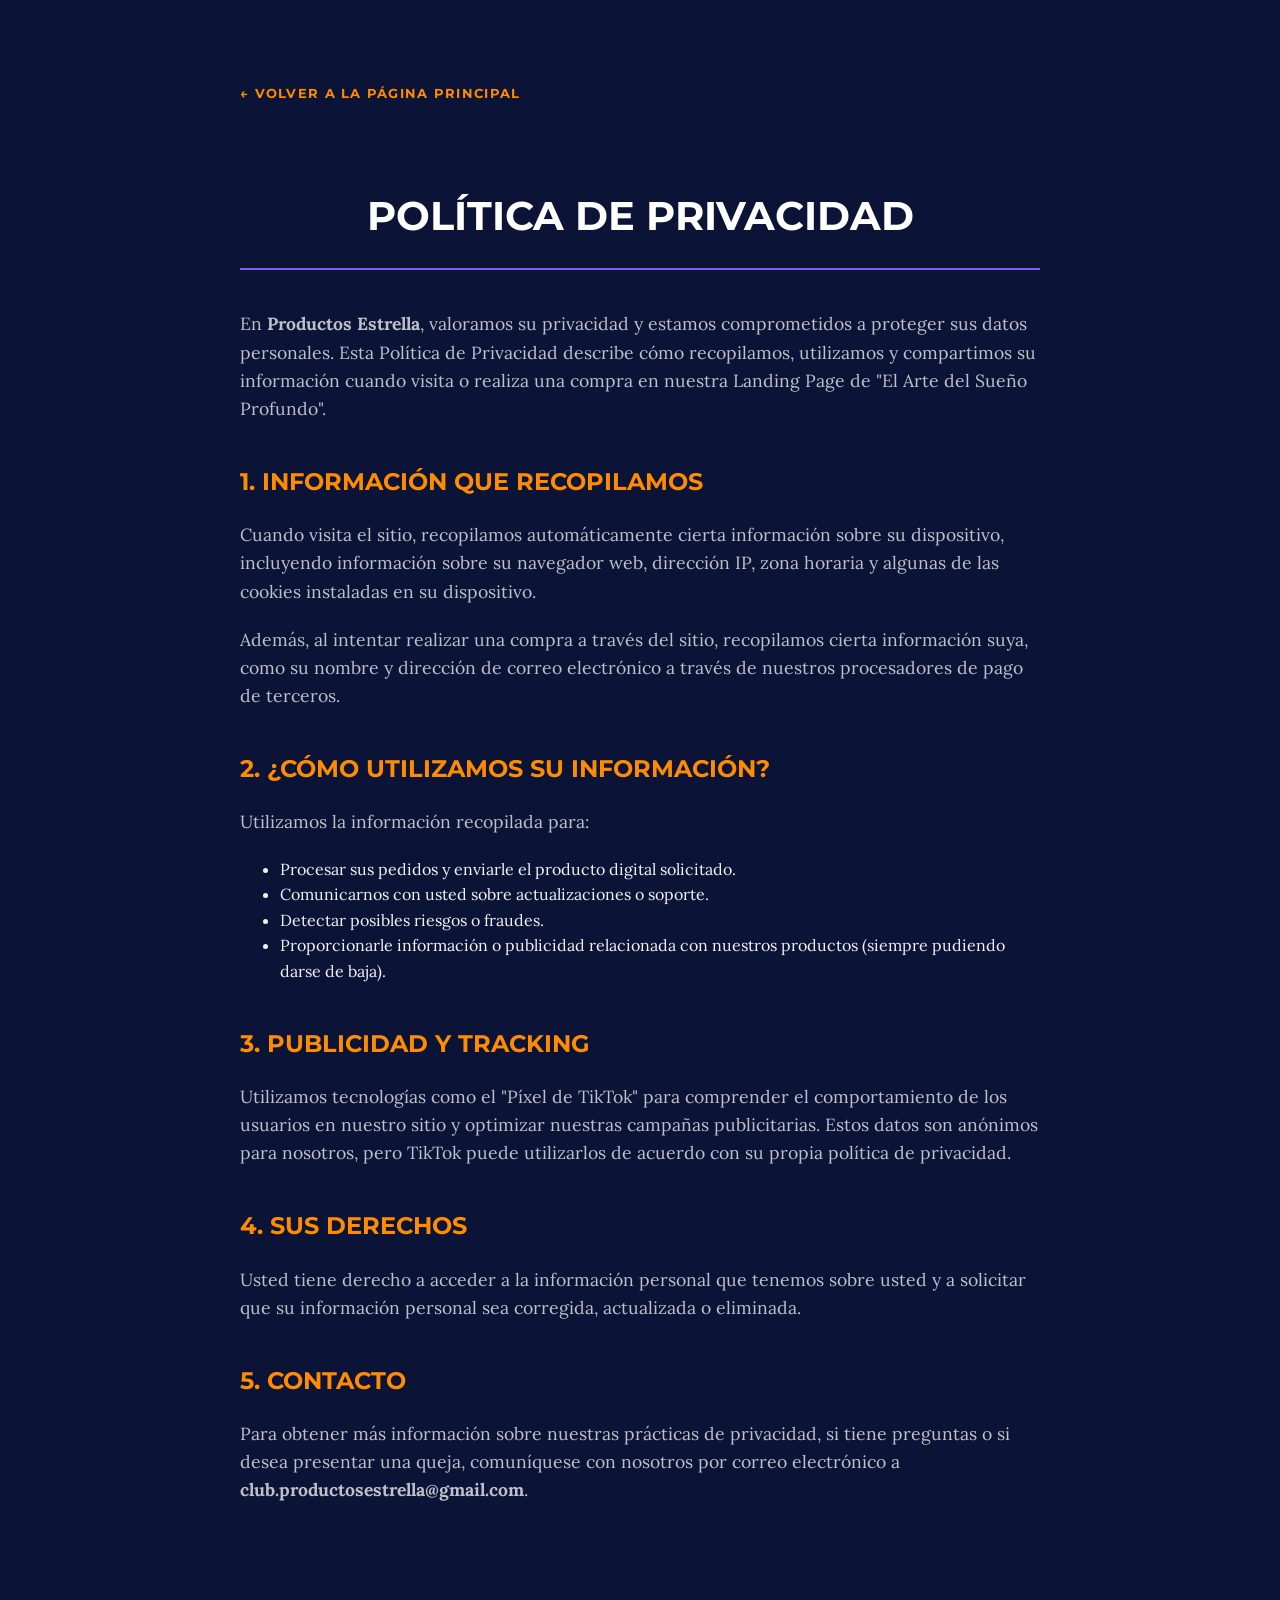
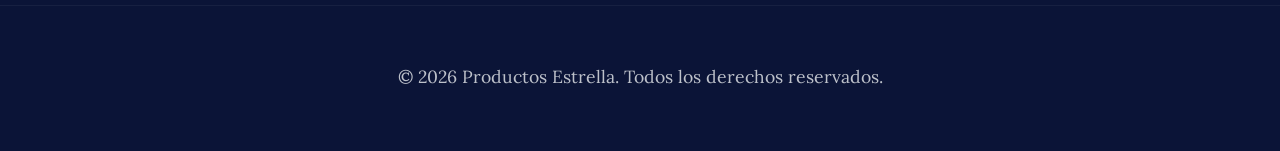
<file: src/productosEstrella_Infoproductos/products/el-arte-del-sueno-profundo/politica-privacidad.html>
<!DOCTYPE html>
<html lang="es">

<head>
    <meta charset="UTF-8">
    <meta name="viewport" content="width=device-width, initial-scale=1.0">
    <title>Política de Privacidad — El Arte del Sueño Profundo</title>
    <link rel="preconnect" href="https://fonts.googleapis.com">
    <link rel="preconnect" href="https://fonts.gstatic.com" crossorigin>
    <link href="https://fonts.googleapis.com/css2?family=Inter:wght@400;700&family=Lora:ital@0;1&family=Montserrat:wght@800&display=swap" rel="stylesheet">
    <style>
        :root {
            --midnight-blue: #0B1437;
            --restful-purple: #2D1B69;
            --purple-glow: #7c61f0;
            --sunset-amber: #FF8C00;
            --text-primary: #F0F2F5;
            --text-secondary: #BDC1CA;
            --font-headers: 'Montserrat', sans-serif;
            --font-body: 'Lora', serif;
        }

        body {
            background-color: var(--midnight-blue);
            color: var(--text-primary);
            font-family: var(--font-body);
            line-height: 1.6;
            margin: 0;
            padding: 0;
        }

        .container {
            max-width: 800px;
            margin: 0 auto;
            padding: 80px 20px;
        }

        h1, h2, h3 {
            font-family: var(--font-headers);
            text-transform: uppercase;
            color: white;
            margin-top: 40px;
        }

        h1 {
            font-size: 2.5rem;
            margin-bottom: 40px;
            text-align: center;
            border-bottom: 2px solid var(--purple-glow);
            padding-bottom: 20px;
        }

        h2 {
            font-size: 1.5rem;
            color: var(--sunset-amber);
        }

        p {
            margin-bottom: 20px;
            color: var(--text-secondary);
            font-size: 1.1rem;
        }

        a {
            color: var(--purple-glow);
            text-decoration: none;
        }

        a:hover {
            text-decoration: underline;
        }

        .back-link {
            display: inline-block;
            margin-bottom: 40px;
            font-family: var(--font-headers);
            font-weight: 700;
            text-transform: uppercase;
            font-size: 0.8rem;
            letter-spacing: 0.1em;
            color: var(--sunset-amber);
        }

        footer {
            padding: 40px 0;
            text-align: center;
            font-size: 0.85rem;
            color: #9CA3AF;
            border-top: 1px solid rgba(255,255,255,0.05);
        }
    </style>
</head>

<body>
    <div class="container">
        <a href="index.html" class="back-link">← Volver a la página principal</a>
        
        <h1>Política de Privacidad</h1>

        <p>En <strong>Productos Estrella</strong>, valoramos su privacidad y estamos comprometidos a proteger sus datos personales. Esta Política de Privacidad describe cómo recopilamos, utilizamos y compartimos su información cuando visita o realiza una compra en nuestra Landing Page de "El Arte del Sueño Profundo".</p>

        <h2>1. Información que recopilamos</h2>
        <p>Cuando visita el sitio, recopilamos automáticamente cierta información sobre su dispositivo, incluyendo información sobre su navegador web, dirección IP, zona horaria y algunas de las cookies instaladas en su dispositivo.</p>
        <p>Además, al intentar realizar una compra a través del sitio, recopilamos cierta información suya, como su nombre y dirección de correo electrónico a través de nuestros procesadores de pago de terceros.</p>

        <h2>2. ¿Cómo utilizamos su información?</h2>
        <p>Utilizamos la información recopilada para:</p>
        <ul>
            <li>Procesar sus pedidos y enviarle el producto digital solicitado.</li>
            <li>Comunicarnos con usted sobre actualizaciones o soporte.</li>
            <li>Detectar posibles riesgos o fraudes.</li>
            <li>Proporcionarle información o publicidad relacionada con nuestros productos (siempre pudiendo darse de baja).</li>
        </ul>

        <h2>3. Publicidad y Tracking</h2>
        <p>Utilizamos tecnologías como el "Píxel de TikTok" para comprender el comportamiento de los usuarios en nuestro sitio y optimizar nuestras campañas publicitarias. Estos datos son anónimos para nosotros, pero TikTok puede utilizarlos de acuerdo con su propia política de privacidad.</p>

        <h2>4. Sus Derechos</h2>
        <p>Usted tiene derecho a acceder a la información personal que tenemos sobre usted y a solicitar que su información personal sea corregida, actualizada o eliminada.</p>

        <h2>5. Contacto</h2>
        <p>Para obtener más información sobre nuestras prácticas de privacidad, si tiene preguntas o si desea presentar una queja, comuníquese con nosotros por correo electrónico a <strong>club.productosestrella@gmail.com</strong>.</p>
    </div>

    <footer>
        <p>&copy; 2026 Productos Estrella. Todos los derechos reservados.</p>
    </footer>
</body>
</html>
</file>
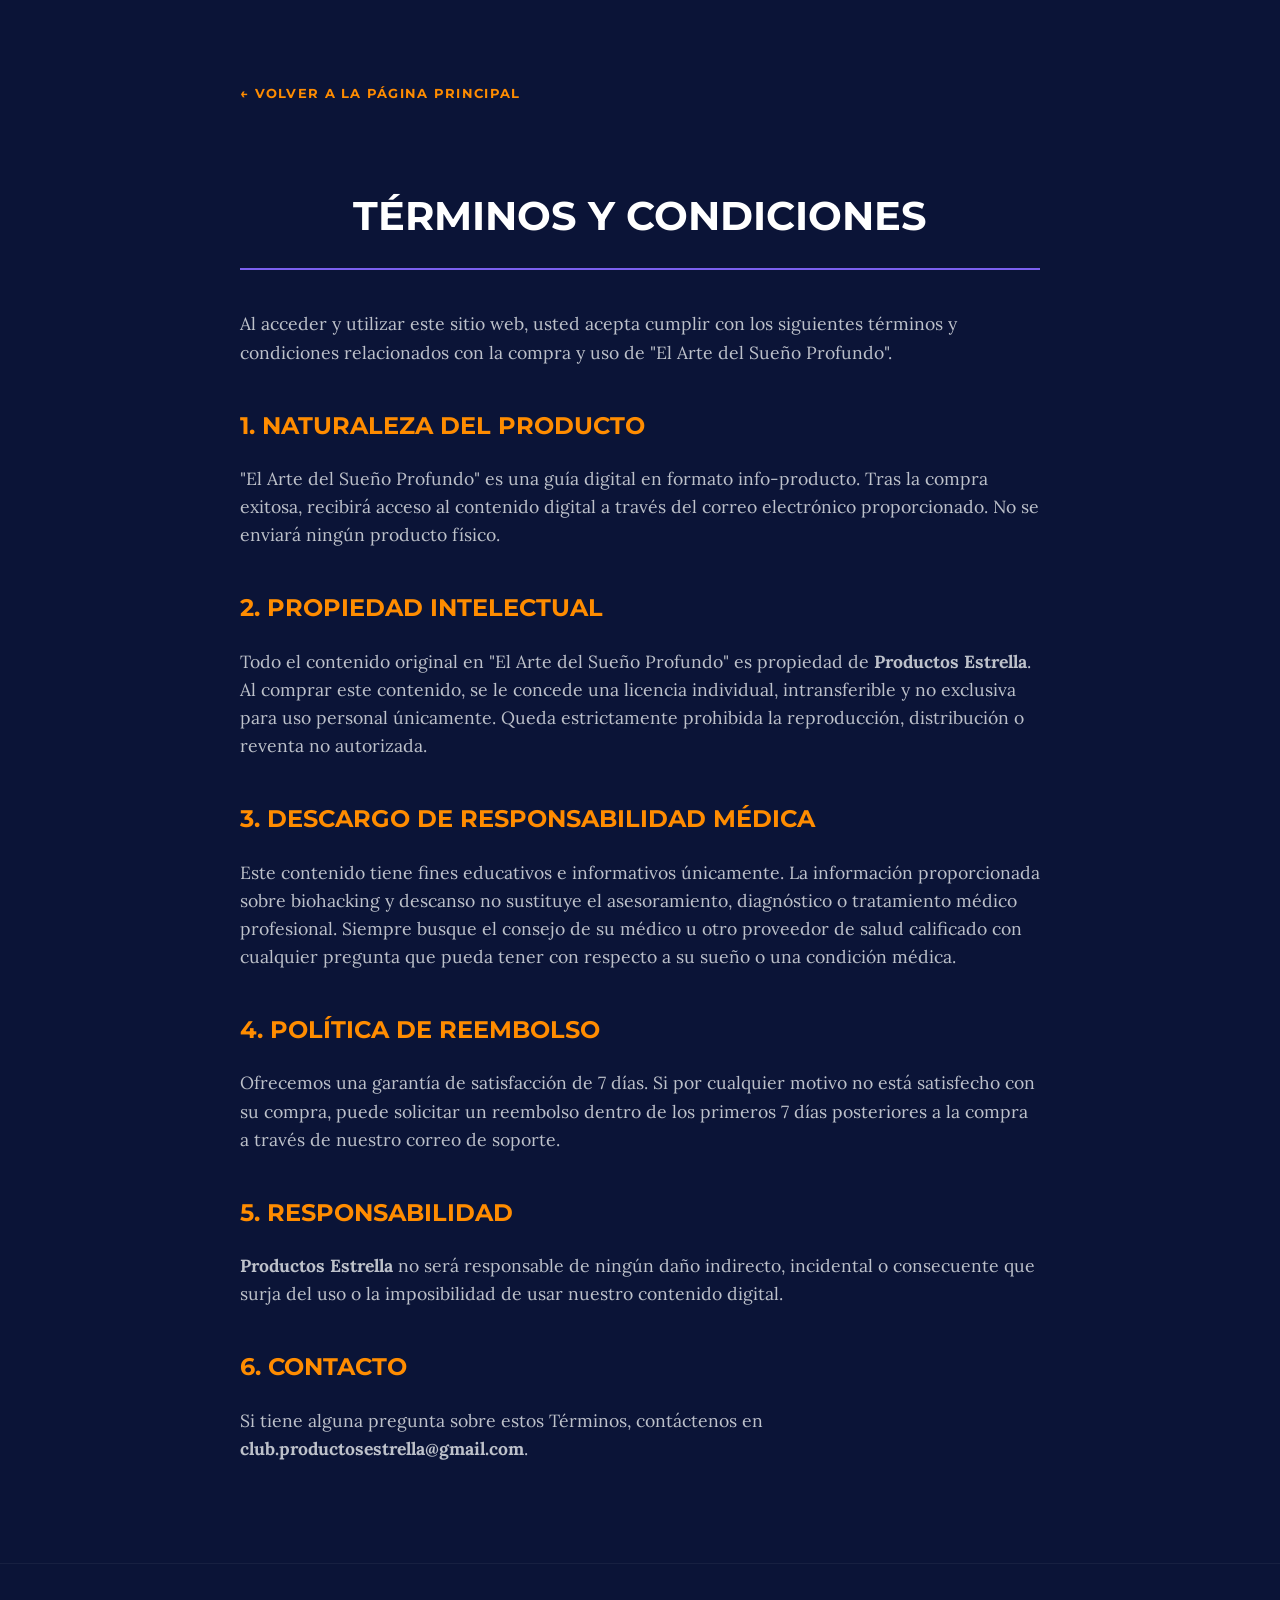
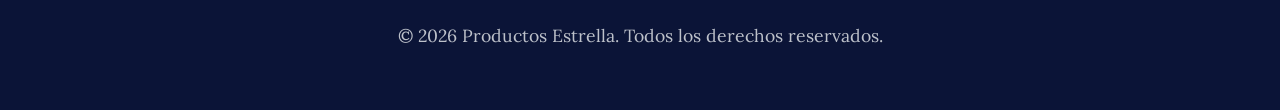
<file: src/productosEstrella_Infoproductos/products/el-arte-del-sueno-profundo/terminos-condiciones.html>
<!DOCTYPE html>
<html lang="es">

<head>
    <meta charset="UTF-8">
    <meta name="viewport" content="width=device-width, initial-scale=1.0">
    <title>Términos y Condiciones — El Arte del Sueño Profundo</title>
    <link rel="preconnect" href="https://fonts.googleapis.com">
    <link rel="preconnect" href="https://fonts.gstatic.com" crossorigin>
    <link href="https://fonts.googleapis.com/css2?family=Inter:wght@400;700&family=Lora:ital@0;1&family=Montserrat:wght@800&display=swap" rel="stylesheet">
    <style>
        :root {
            --midnight-blue: #0B1437;
            --restful-purple: #2D1B69;
            --purple-glow: #7c61f0;
            --sunset-amber: #FF8C00;
            --text-primary: #F0F2F5;
            --text-secondary: #BDC1CA;
            --font-headers: 'Montserrat', sans-serif;
            --font-body: 'Lora', serif;
        }

        body {
            background-color: var(--midnight-blue);
            color: var(--text-primary);
            font-family: var(--font-body);
            line-height: 1.6;
            margin: 0;
            padding: 0;
        }

        .container {
            max-width: 800px;
            margin: 0 auto;
            padding: 80px 20px;
        }

        h1, h2, h3 {
            font-family: var(--font-headers);
            text-transform: uppercase;
            color: white;
            margin-top: 40px;
        }

        h1 {
            font-size: 2.5rem;
            margin-bottom: 40px;
            text-align: center;
            border-bottom: 2px solid var(--purple-glow);
            padding-bottom: 20px;
        }

        h2 {
            font-size: 1.5rem;
            color: var(--sunset-amber);
        }

        p {
            margin-bottom: 20px;
            color: var(--text-secondary);
            font-size: 1.1rem;
        }

        a {
            color: var(--purple-glow);
            text-decoration: none;
        }

        a:hover {
            text-decoration: underline;
        }

        .back-link {
            display: inline-block;
            margin-bottom: 40px;
            font-family: var(--font-headers);
            font-weight: 700;
            text-transform: uppercase;
            font-size: 0.8rem;
            letter-spacing: 0.1em;
            color: var(--sunset-amber);
        }

        footer {
            padding: 40px 0;
            text-align: center;
            font-size: 0.85rem;
            color: #9CA3AF;
            border-top: 1px solid rgba(255,255,255,0.05);
        }
    </style>
</head>

<body>
    <div class="container">
        <a href="index.html" class="back-link">← Volver a la página principal</a>
        
        <h1>Términos y Condiciones</h1>

        <p>Al acceder y utilizar este sitio web, usted acepta cumplir con los siguientes términos y condiciones relacionados con la compra y uso de "El Arte del Sueño Profundo".</p>

        <h2>1. Naturaleza del Producto</h2>
        <p>"El Arte del Sueño Profundo" es una guía digital en formato info-producto. Tras la compra exitosa, recibirá acceso al contenido digital a través del correo electrónico proporcionado. No se enviará ningún producto físico.</p>

        <h2>2. Propiedad Intelectual</h2>
        <p>Todo el contenido original en "El Arte del Sueño Profundo" es propiedad de <strong>Productos Estrella</strong>. Al comprar este contenido, se le concede una licencia individual, intransferible y no exclusiva para uso personal únicamente. Queda estrictamente prohibida la reproducción, distribución o reventa no autorizada.</p>

        <h2>3. Descargo de Responsabilidad Médica</h2>
        <p>Este contenido tiene fines educativos e informativos únicamente. La información proporcionada sobre biohacking y descanso no sustituye el asesoramiento, diagnóstico o tratamiento médico profesional. Siempre busque el consejo de su médico u otro proveedor de salud calificado con cualquier pregunta que pueda tener con respecto a su sueño o una condición médica.</p>

        <h2>4. Política de Reembolso</h2>
        <p>Ofrecemos una garantía de satisfacción de 7 días. Si por cualquier motivo no está satisfecho con su compra, puede solicitar un reembolso dentro de los primeros 7 días posteriores a la compra a través de nuestro correo de soporte.</p>

        <h2>5. Responsabilidad</h2>
        <p><strong>Productos Estrella</strong> no será responsable de ningún daño indirecto, incidental o consecuente que surja del uso o la imposibilidad de usar nuestro contenido digital.</p>

        <h2>6. Contacto</h2>
        <p>Si tiene alguna pregunta sobre estos Términos, contáctenos en <strong>club.productosestrella@gmail.com</strong>.</p>
    </div>

    <footer>
        <p>&copy; 2026 Productos Estrella. Todos los derechos reservados.</p>
    </footer>
</body>
</html>
</file>
